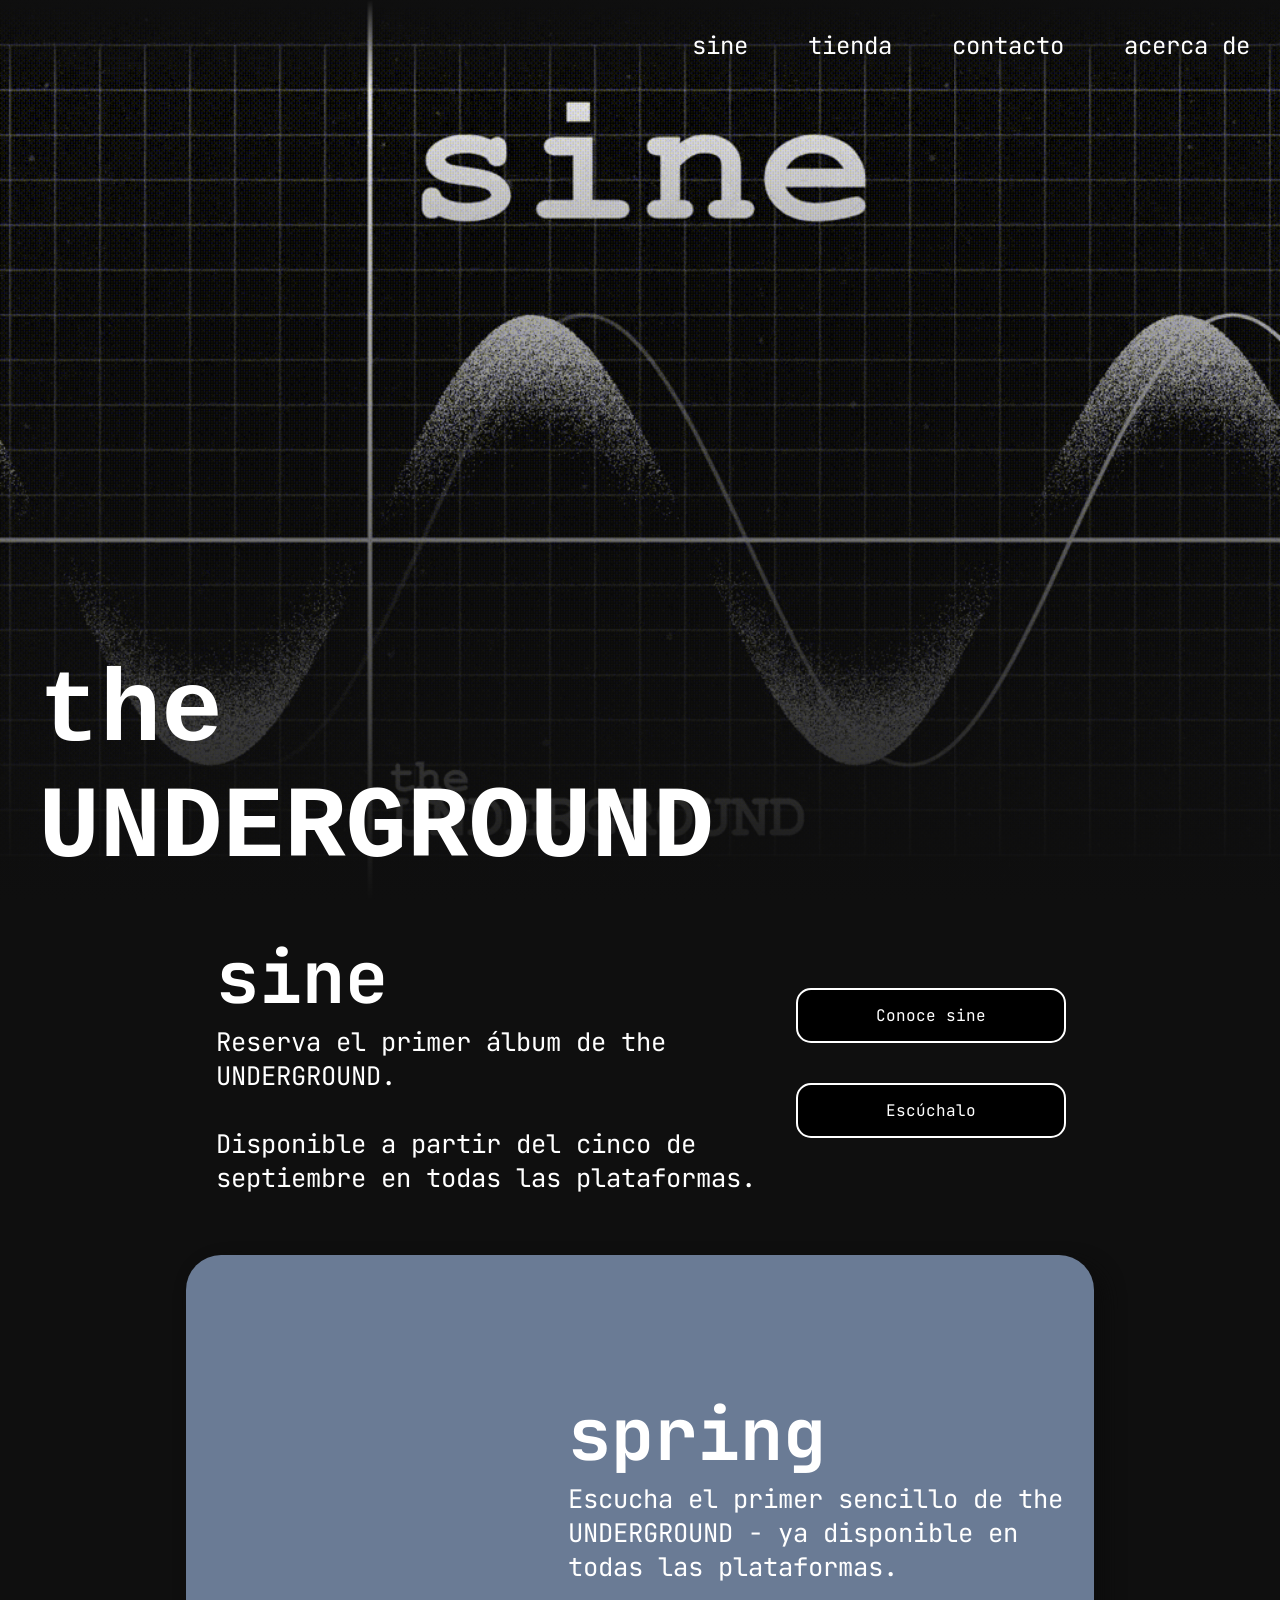
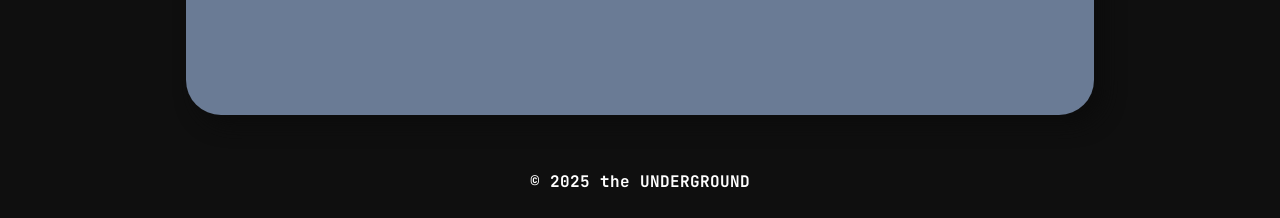
<file: index.html>
<!DOCTYPE html>
<html lang="es">
<head>
    <meta charset="UTF-8">
    <meta name="viewport" content="width=device-width, initial-scale=1.0">
    <title>the UNDERGROUND</title>
    <link rel="stylesheet" href="styles/style.css">
    <link rel="stylesheet" href="styles/index-style.css">

    <link rel="icon" type="image/png" href="media/icons/favicon-96x96.png" sizes="96x96" />
    <link rel="icon" type="image/svg+xml" href="media/icons/favicon.svg" />
    <link rel="shortcut icon" href="media/icons/favicon.ico" />
    <link rel="apple-touch-icon" sizes="180x180" href="media/icons/apple-touch-icon.png" />
    <meta name="apple-mobile-web-app-title" content="the UNDERGROUND" />
    <link rel="manifest" href="site.webmanifest" />
</head>
<body>
    <header>  
        <div class="navigation">
            <a href="sine" class="navigationItem">sine</a>
            <a href="https://theundergroundmusic.myshopify.com/" class="navigationItem">tienda</a>
            <a href="contact" class="navigationItem">contacto</a>
            <a href="about" class="navigationItem">acerca de</a>
        </div>
        
        <h1 id="title">the<br>UNDERGROUND</h1>
    </header>
    <main>
        <div class="container">
            <div class="content">
                <div class ="text-top">
                    <p class="title">
                        sine
                    </p>
                    <p class="subtitle">
                        Reserva el primer álbum de the UNDERGROUND.
                        <br>
                        <br>
                        Disponible a partir del cinco de septiembre en todas las plataformas.
                    </p>
                </div>

                <div class="margner"></div>

                <div class ="sine-buttons">
                    <a href="sine" class="button">Conoce sine</a>
                    <a href="http://ffm.to/sine" class="button">Escúchalo</a>
                </div>
            </div>
        </div>

        <div class ="container">
            <div class="content-panel">
                <iframe data-testid="embed-iframe" style="border-radius:12px" src="https://open.spotify.com/embed/album/18GAsSLIoMk7Ie0k3iqMaM?utm_source=generator" width="100%" height="400" frameborder="0" allowfullscreen="" allow="autoplay; clipboard-write; encrypted-media; fullscreen; picture-in-picture" loading="lazy"></iframe>

                <div class="margner"></div>

                <div class ="text-bottom">
                    <p class="title">
                        spring
                    </p>
                    <p class="subtitle">
                        Escucha el primer sencillo de the UNDERGROUND - ya disponible en todas las plataformas.
                    </p>
                </div>
            </div>
        </div>

        <img src="media/Background.gif" class="background" id ="background" alt="Background"/>
    </main>
    <footer>
        <p>&copy; 2025 the UNDERGROUND</p>
        <!--<a href="https://www.instagram.com/into.theunderground/" target="_blank"><img src="media\9023675_instagram_logo_fill_icon.svg" class="social-icon" alt="Icono"></a>
        <a href="https://open.spotify.com/intl-es/artist/4pxTzfbJMcDzPk0jkpYpi5" target="_blank"><img src="media\9023799_spotify_logo_fill_icon.svg" class="social-icon" alt="Icono"></a>
        <a href="https://www.tiktok.com/@intotheunderground" target="_blank"><img src="media\9023840_tiktok_logo_fill_icon.svg" class="social-icon" alt="Icono"></a>
        <a href="https://www.youtube.com/@theUNDERGROUNDbyNaiades" target="_blank"><img src="media\9024059_youtube_logo_fill_icon.svg" class="social-icon" alt="Icono"></a>-->
    </footer>
    <script src="scripts/main.js"></script>
</body>
</html>
</file>
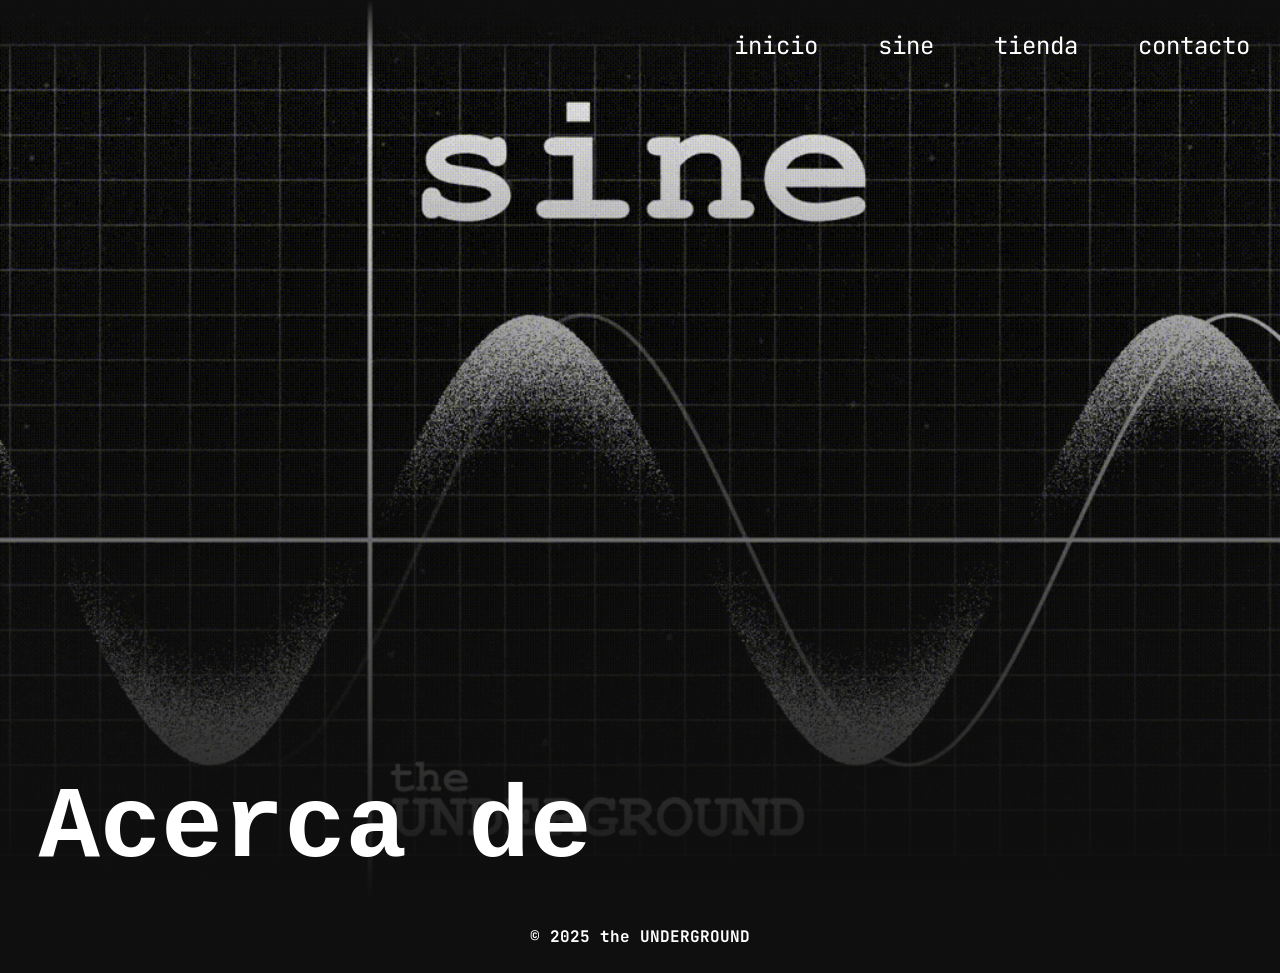
<file: about/index.html>
<!DOCTYPE html>
<html lang="es">
<head>
    <meta charset="UTF-8">
    <meta name="viewport" content="width=device-width, initial-scale=1.0">
    <title>the UNDERGROUND</title>
    <link rel="stylesheet" href="../styles/style.css">
    <link rel="stylesheet" href="styles/about-style.css">

    <link rel="icon" type="image/png" href="../media/icons/favicon-96x96.png" sizes="96x96" />
    <link rel="icon" type="image/svg+xml" href="../media/icons/favicon.svg" />
    <link rel="shortcut icon" href="../media/icons/favicon.ico" />
    <link rel="apple-touch-icon" sizes="180x180" href="../media/icons/apple-touch-icon.png" />
    <meta name="apple-mobile-web-app-title" content="the UNDERGROUND" />
    <link rel="manifest" href="../site.webmanifest" />
</head>
<body>
<header>
    <div class="navigation">
        <a href="../" class="navigationItem">inicio</a>
        <a href="../sine" class="navigationItem">sine</a>
        <a href="../https://theundergroundmusic.myshopify.com/" class="navigationItem">tienda</a>
        <a href="../contact" class="navigationItem">contacto</a>
    </div>

    <h1 id="title">Acerca de</h1>
</header>
<main>

    <img src="media/Background.gif" class="background" id ="background" alt="Background"/>
</main>
<footer>
    <p>&copy; 2025 the UNDERGROUND</p>
    <!--<a href="https://www.instagram.com/into.theunderground/" target="_blank"><img src="media\9023675_instagram_logo_fill_icon.svg" class="social-icon" alt="Icono"></a>
    <a href="https://open.spotify.com/intl-es/artist/4pxTzfbJMcDzPk0jkpYpi5" target="_blank"><img src="media\9023799_spotify_logo_fill_icon.svg" class="social-icon" alt="Icono"></a>
    <a href="https://www.tiktok.com/@intotheunderground" target="_blank"><img src="media\9023840_tiktok_logo_fill_icon.svg" class="social-icon" alt="Icono"></a>
    <a href="https://www.youtube.com/@theUNDERGROUNDbyNaiades" target="_blank"><img src="media\9024059_youtube_logo_fill_icon.svg" class="social-icon" alt="Icono"></a>-->
</footer>
<script src="../scripts/main.js"></script>
</body>
</html>
</file>
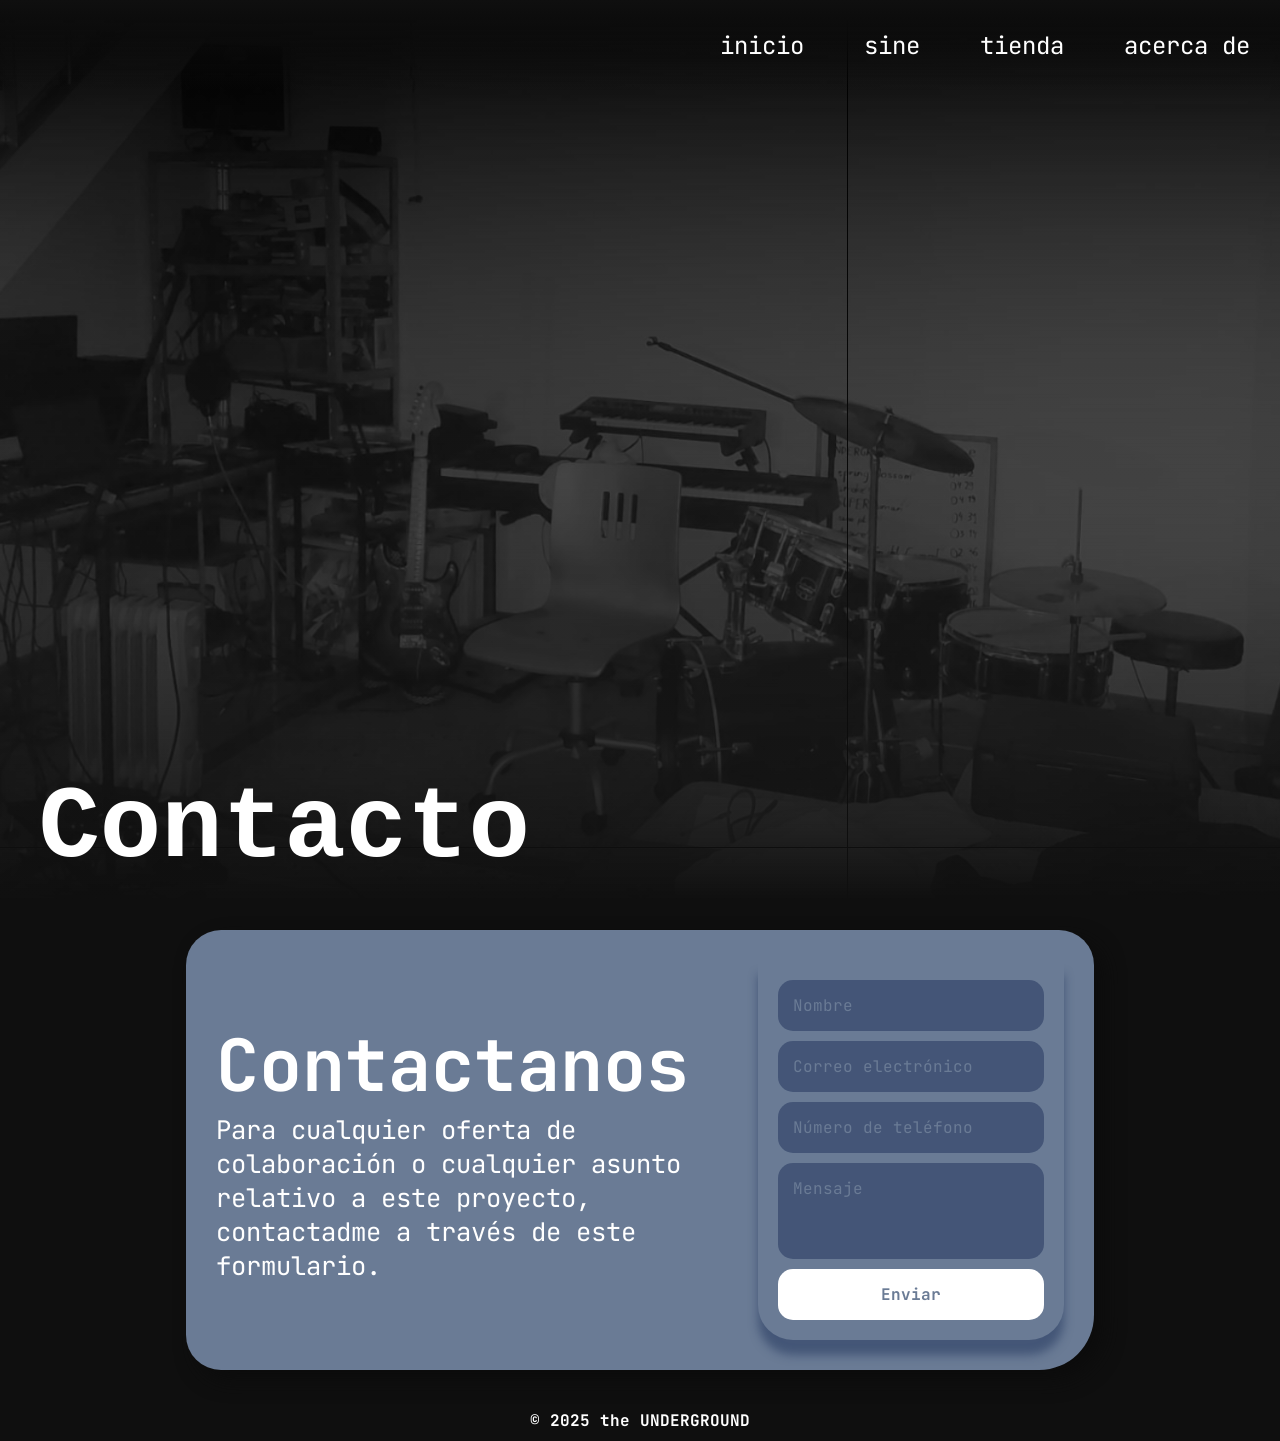
<file: contact/index.html>
<!DOCTYPE html>
<html lang="es">
<head>
    <meta charset="UTF-8">
    <meta name="viewport" content="width=device-width, initial-scale=1.0">
    <title>the UNDERGROUND</title>
    <link rel="stylesheet" href="../styles/style.css">
    <link rel="stylesheet" href="contact-style.css">

    <link rel="icon" type="image/png" href="../media/icons/favicon-96x96.png" sizes="96x96" />
    <link rel="icon" type="image/svg+xml" href="../media/icons/favicon.svg" />
    <link rel="shortcut icon" href="../media/icons/favicon.ico" />
    <link rel="apple-touch-icon" sizes="180x180" href="../media/icons/apple-touch-icon.png" />
    <meta name="apple-mobile-web-app-title" content="the UNDERGROUND" />
    <link rel="manifest" href="../site.webmanifest" />
</head>
<body>
    <header>  
        <div class="navigation">
            <a href="../" class="navigationItem">inicio</a>
            <a href="../sine" class="navigationItem">sine</a>
            <a href="https://theundergroundmusic.myshopify.com/" class="navigationItem">tienda</a>
            <a href="../about" class="navigationItem">acerca de</a>
        </div>
        
        <h1 id="title">Contacto</h1>
    </header>
    <main>
        <div class="container">
            <div class ="content-panel">

                <div class ="text-top">
                    <p class="title">
                        Contactanos
                    </p>
                    <p class="subtitle">
                        Para cualquier oferta de colaboración o cualquier
                        asunto relativo a este proyecto, contactadme a través de este formulario.
                    </p>
                </div>

                <div class="margner"></div>

                <form id="contact-form" action = "https://docs.google.com/forms/u/0/d/e/1FAIpQLSc51GxTi8mcUA9tss2z-Wzbiguv3OovtSO7kUYg7LQzzuvK_A/formResponse">
                    <input type="text" name="entry.1444736016" placeholder="Nombre" required>
                    <input type="email" name="emailAddress" placeholder="Correo electrónico" required>
                    <input type="number" name="entry.122088029" placeholder="Número de teléfono">
                    <textarea name="entry.1665219831" placeholder="Mensaje" required></textarea>

                    <button type="submit" class="submit-button">Enviar</button>
                </form>
            </div>
        </div>

        <div id="flash-message" class="flash-message"></div>

        <img src="media/BackgroundAlt.png" class="background" id="background" alt="Background"/>
    </main>
    <footer>
        <div>&copy; 2025 the UNDERGROUND</div>
        <!--<a href="https://www.instagram.com/into.theunderground/" target="_blank"><img src="media\9023675_instagram_logo_fill_icon.svg" class="social-icon" alt="Icono"></a>
        <a href="https://open.spotify.com/intl-es/artist/4pxTzfbJMcDzPk0jkpYpi5" target="_blank"><img src="media\9023799_spotify_logo_fill_icon.svg" class="social-icon" alt="Icono"></a>
        <a href="https://www.tiktok.com/@intotheunderground" target="_blank"><img src="media\9023840_tiktok_logo_fill_icon.svg" class="social-icon" alt="Icono"></a>
        <a href="https://www.youtube.com/@theUNDERGROUNDbyNaiades" target="_blank"><img src="media\9024059_youtube_logo_fill_icon.svg" class="social-icon" alt="Icono"></a>-->
    </footer>
    <script src="../scripts/main.js"></script>
</body>
</html>
</file>
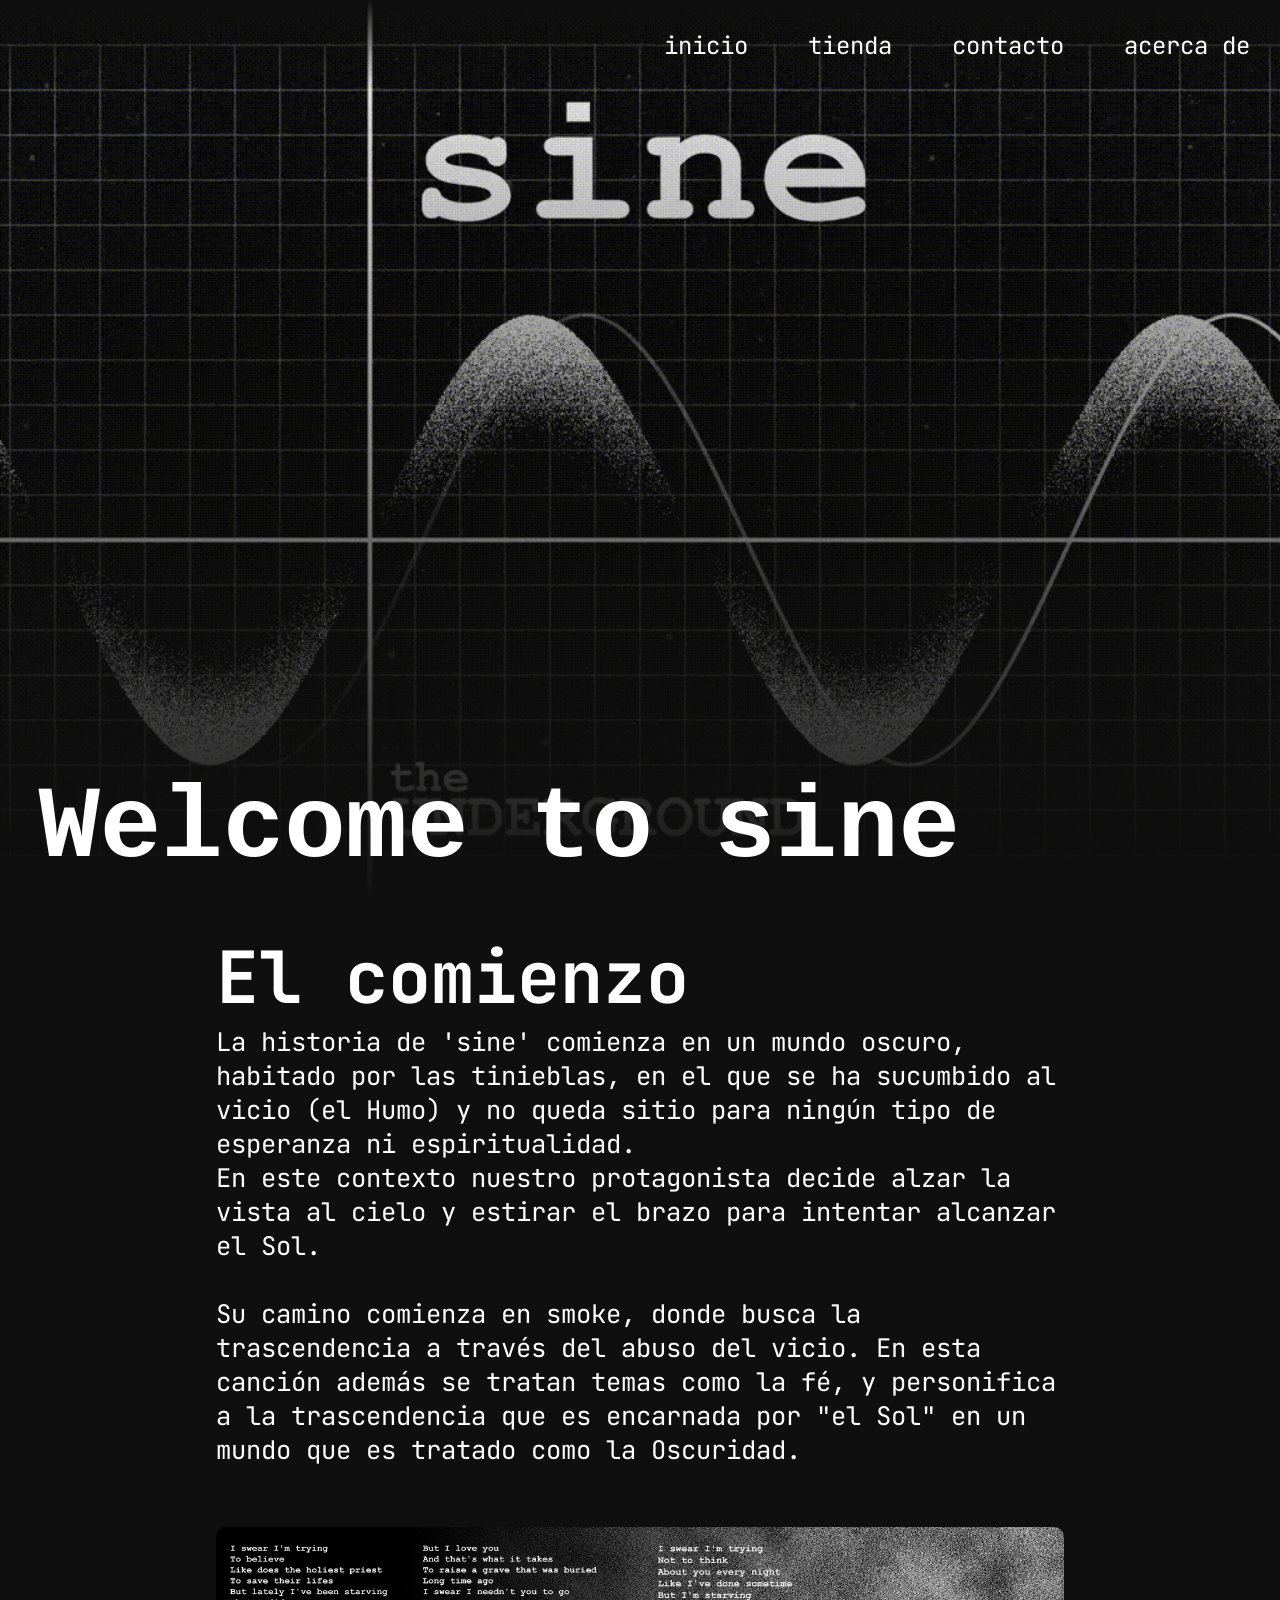
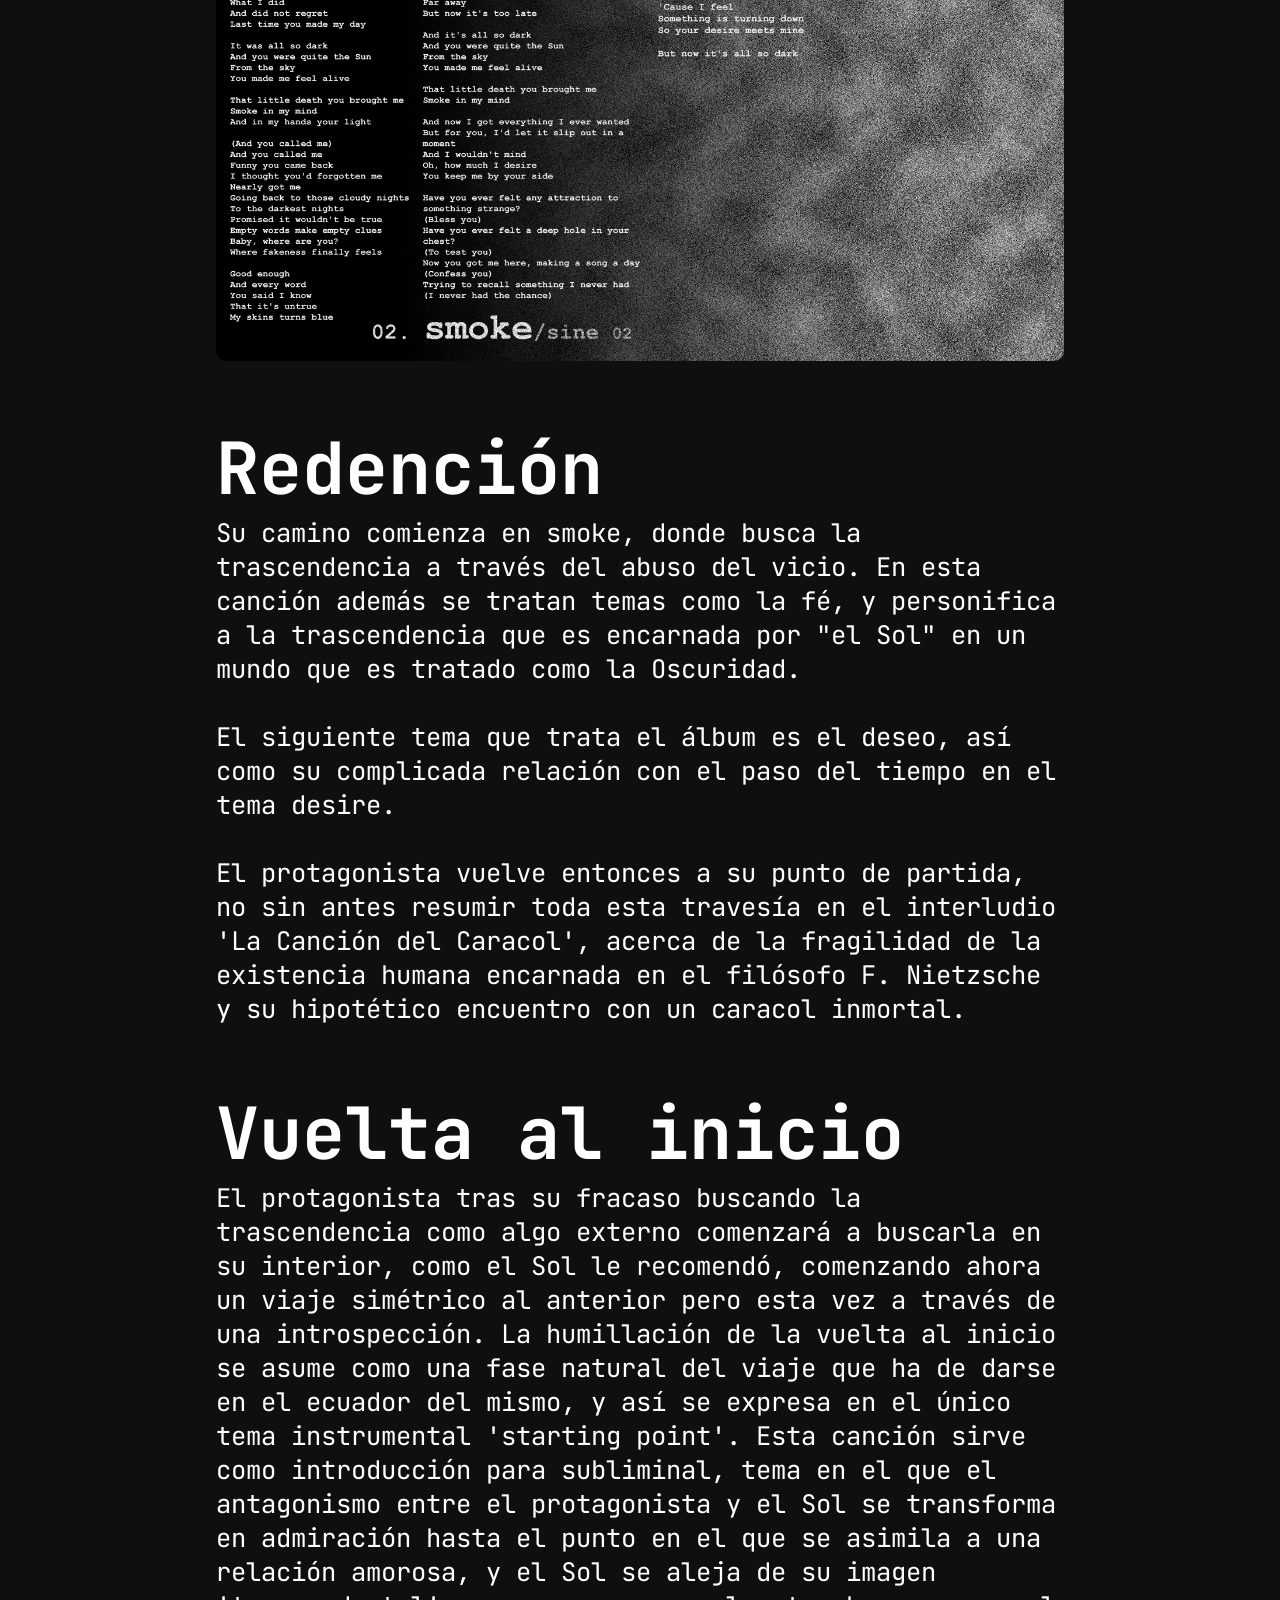
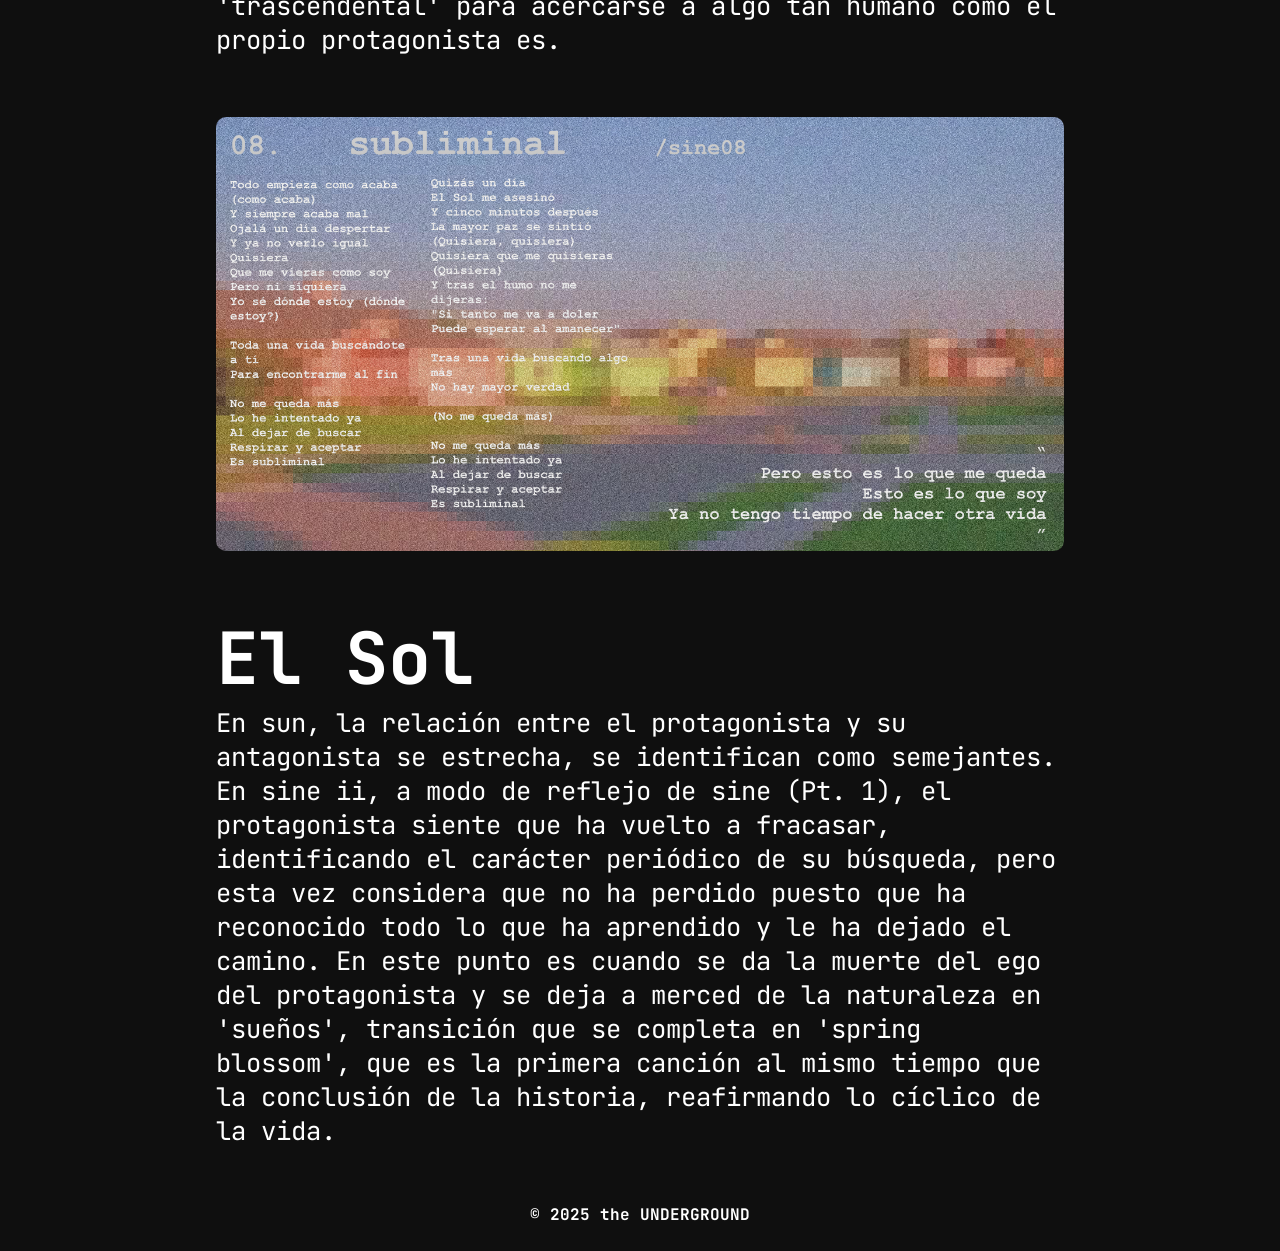
<file: sine/index.html>
<!DOCTYPE html>
<html lang="es">
<head>
    <meta charset="UTF-8">
    <meta name="viewport" content="width=device-width, initial-scale=1.0">
    <title>the UNDERGROUND</title>
    <link rel="stylesheet" href="../styles/style.css">
    <link rel="stylesheet" href="sine-style.css">

    <link rel="icon" type="image/png" href="../media/icons/favicon-96x96.png" sizes="96x96" />
    <link rel="icon" type="image/svg+xml" href="../media/icons/favicon.svg" />
    <link rel="shortcut icon" href="../media/icons/favicon.ico" />
    <link rel="apple-touch-icon" sizes="180x180" href="../media/icons/apple-touch-icon.png" />
    <meta name="apple-mobile-web-app-title" content="the UNDERGROUND" />
    <link rel="manifest" href="../site.webmanifest" />
</head>
<body>
    <header>  
        <div class="navigation">
            <a href="../" class="navigationItem">inicio</a>
            <a href="https://theundergroundmusic.myshopify.com/" class="navigationItem">tienda</a>
            <a href="../contact" class="navigationItem">contacto</a>
            <a href="../about" class="navigationItem">acerca de</a>
        </div>

        <h1 id="title">Welcome to sine</h1>
    </header>
    <main>

        <!-- El comienzo -->
        <div class ="container">
            <div class ="content">
                <div class="text">
                    <p class ="title">
                        El comienzo
                    </p>
                    <p class ="subtitle">
                        La historia de 'sine' comienza en un mundo oscuro,
                        habitado por las tinieblas, en el que se ha sucumbido al vicio (el Humo)
                        y no queda sitio para ningún tipo de esperanza ni espiritualidad.
                        <br>
                        En este contexto nuestro protagonista decide alzar la vista al cielo y
                        estirar el brazo para intentar alcanzar el Sol.
                        <br>
                        <br>
                        Su camino comienza en smoke, donde busca la trascendencia a través del abuso del vicio.
                        En esta canción además se tratan temas como la fé, y personifica a la trascendencia que es
                        encarnada por "el Sol" en un mundo que es tratado como la Oscuridad.
                    </p>
                </div>
            </div>
        </div>

        <div class ="container">
            <div class="content">
                <img src="media/2 smoke.jpg" class="image" alt="Smoke"/>
            </div>
        </div>

        <!-- Redención -->
        <div class ="container">
            <div class="content">
                <div class ="text">
                    <p class="title">
                        Redención
                    </p>
                    <p class="subtitle">
                        Su camino comienza en smoke, donde busca la trascendencia a
                        través del abuso del vicio. En esta canción además se tratan
                        temas como la fé, y personifica a la trascendencia que es
                        encarnada por "el Sol" en un mundo que es tratado como la Oscuridad.
                        <br>
                        <br>
                        El siguiente tema que trata el álbum es el deseo, así como su
                        complicada relación con el paso del tiempo en el tema desire.
                        <br>
                        <br>
                        El protagonista vuelve entonces a su punto de partida, no sin
                        antes resumir toda esta travesía en el interludio 'La Canción del
                        Caracol', acerca de la fragilidad de la existencia humana encarnada
                        en el filósofo F. Nietzsche y su hipotético encuentro con un caracol inmortal.
                    </p>
                </div>
            </div>
        </div>

        <div class="separator"></div>

        <!-- Vuelta al inicio -->
        <div class ="container">
            <div class="content">
                <div class ="text">
                    <p class ="title">
                        Vuelta al inicio
                    </p>
                    <p class ="subtitle">
                        El protagonista tras su fracaso buscando la trascendencia
                        como algo externo comenzará a buscarla en su interior, como
                        el Sol le recomendó, comenzando ahora un viaje simétrico al
                        anterior pero esta vez a través de una introspección. La
                        humillación de la vuelta al inicio se asume como una fase
                        natural del viaje que ha de darse en el ecuador del mismo,
                        y así se expresa en el único tema instrumental 'starting point'.
                        Esta canción sirve como introducción para subliminal, tema
                        en el que el antagonismo entre el protagonista y el Sol se
                        transforma en admiración hasta el punto en el que se asimila
                        a una relación amorosa, y el Sol se aleja de su imagen 'trascendental'
                        para acercarse a algo tan humano como el propio protagonista es.
                    </p>
                </div>
            </div>
        </div>

        <div class ="container">
            <div class="content">
                <img src="media/8 subliminal.jpg" class="image" alt="Subliminal"/>
            </div>
        </div>

        <!-- El sol -->
        <div class ="container">
            <div class ="content">
                <div class ="text">
                    <p class="title">
                        El Sol
                    </p>
                    <p class="subtitle">
                        En sun, la relación entre el protagonista y su
                        antagonista se estrecha, se identifican como semejantes.
                        En sine ii, a modo de reflejo de sine (Pt. 1), el
                        protagonista siente que ha vuelto a fracasar,
                        identificando el carácter periódico de su búsqueda,
                        pero esta vez considera que no ha perdido puesto que
                        ha reconocido todo lo que ha aprendido y le ha dejado
                        el camino. En este punto es cuando se da la muerte del
                        ego del protagonista y se deja a merced de la naturaleza
                        en 'sueños', transición que se completa en 'spring blossom',
                        que es la primera canción al mismo tiempo que la conclusión
                        de la historia, reafirmando lo cíclico de la vida.
                    </p>
                </div>
            </div>
        </div>

        <img src="media/Background.gif" class="background" id ="background" alt="Background"/>
    </main>
    <footer>
        <p>&copy; 2025 the UNDERGROUND</p>
        <!--<a href="https://www.instagram.com/into.theunderground/" target="_blank"><img src="media\9023675_instagram_logo_fill_icon.svg" class="social-icon" alt="Icono"></a>
        <a href="https://open.spotify.com/intl-es/artist/4pxTzfbJMcDzPk0jkpYpi5" target="_blank"><img src="media\9023799_spotify_logo_fill_icon.svg" class="social-icon" alt="Icono"></a>
        <a href="https://www.tiktok.com/@intotheunderground" target="_blank"><img src="media\9023840_tiktok_logo_fill_icon.svg" class="social-icon" alt="Icono"></a>
        <a href="https://www.youtube.com/@theUNDERGROUNDbyNaiades" target="_blank"><img src="media\9024059_youtube_logo_fill_icon.svg" class="social-icon" alt="Icono"></a>-->
    </footer>
    <script src="../scripts/main.js"></script>
</body>
</html>
</file>
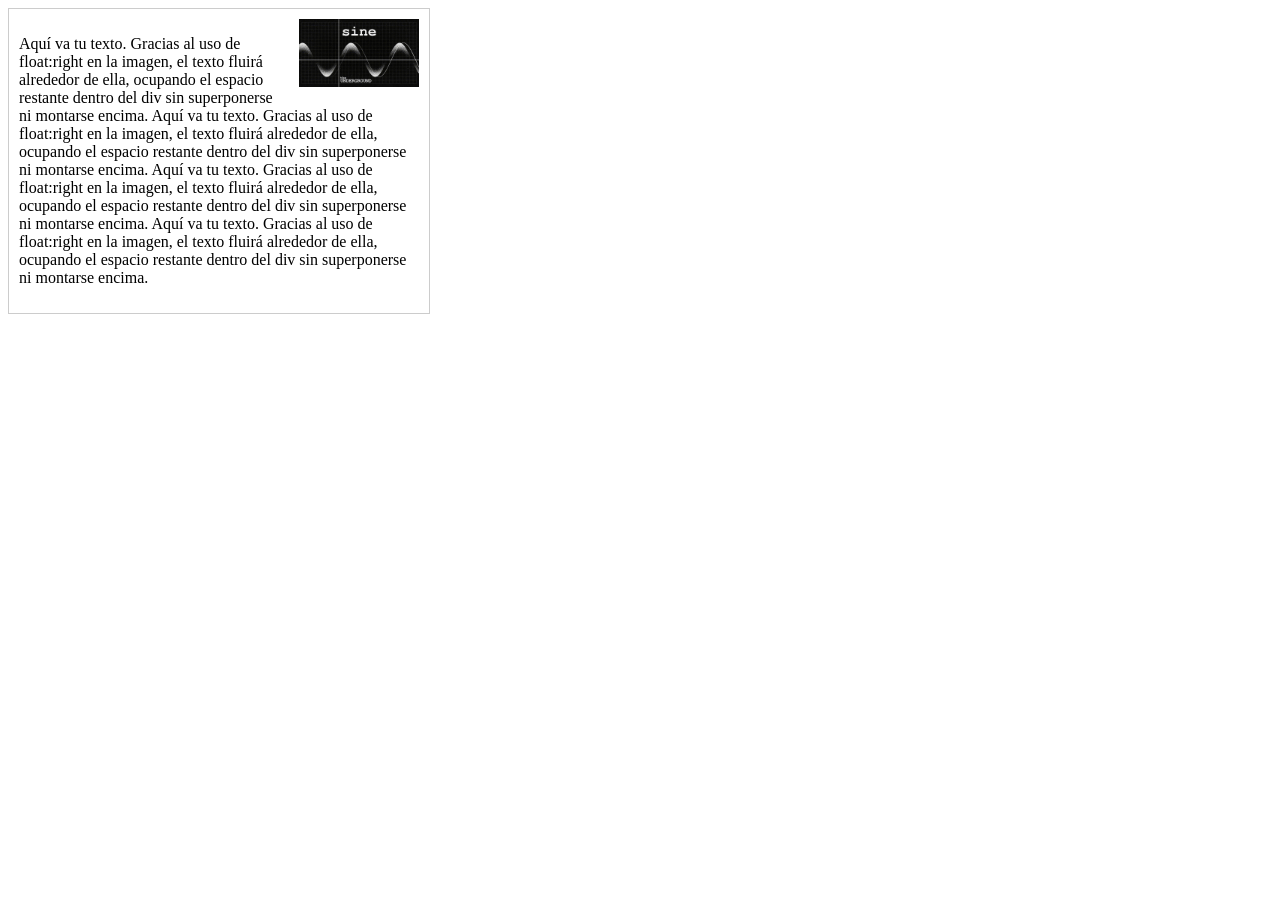
<file: Test.html>
<!DOCTYPE html>
<html lang="en">
<head>
    <meta charset="UTF-8">
    <title>Title</title>
    <style>
        .contenedor {
            width: 400px;          /* Ajusta según necesites */
            padding: 10px;
            border: 1px solid #ccc;
        }

        .imagen {
            float: right;
            width: 120px;          /* Cambia el tamaño si quieres */
            margin: 0 0 10px 10px; /* Separación respecto al texto */
        }
    </style>
</head>
<body>
<main>
    <div class="contenedor">
        <img src="media/Background.gif" class="imagen" alt="Imagen">
        <p>
            Aquí va tu texto. Gracias al uso de float:right en la imagen,
            el texto fluirá alrededor de ella, ocupando el espacio restante
            dentro del div sin superponerse ni montarse encima. Aquí va tu texto. Gracias al uso de float:right en la imagen,
            el texto fluirá alrededor de ella, ocupando el espacio restante
            dentro del div sin superponerse ni montarse encima. Aquí va tu texto. Gracias al uso de float:right en la imagen,
            el texto fluirá alrededor de ella, ocupando el espacio restante
            dentro del div sin superponerse ni montarse encima. Aquí va tu texto. Gracias al uso de float:right en la imagen,
            el texto fluirá alrededor de ella, ocupando el espacio restante
            dentro del div sin superponerse ni montarse encima.
        </p>
</main>
</body>
</html>
</file>
<file: styles/style.css>
@import url('https://fonts.googleapis.com/css2?family=JetBrains+Mono:ital,wght@0,100..800;1,100..800&display=swap');

html {
    overflow-x: hidden;
}

body {
    font-family: 'JetBrains Mono', Icons;
    color: white;
    margin: 0px;
    background-color: #000000;
    overflow-x: hidden;
}

header {
    height: 100vh;
    background: linear-gradient(to bottom, transparent, #0f0f0f);
    display: flex;
    flex-direction: column;
    justify-content: space-between;
}

h1{
    padding-bottom: 1vw;
    padding-left: 3vw;
    padding-right: 3vw;
    margin: 0;
    color: #ffffff;
    font-weight: bold;
    font-family: 'Courier New', Courier, monospace;
    transition: 0.5s cubic-bezier(0, 0, 0.25, 1);
    will-change: transform;
}

.title{
    font-size: clamp(0rem, 6vw, 4.5rem);
    font-weight: bolder;
    margin: 0;
}

.subtitle{
    font-size: clamp(0rem, 5vw, 1.6rem);
    margin: 0;
}

.container{
    position: relative;
    display: flex;
    justify-content: center;
    background-color: #0f0f0f;
}

.content{
    display: flex;
    padding: 30px;
}


.content-panel{
    display: flex;
    background-color: #6a7b95;
    box-shadow: 10px 10px 20px 0 #0c0c0c;
    padding: 30px;
    margin: 30px;
    border-radius: 35px;
}

.navigation {
    display: flex;
    width: 100%;
    font-size: 150%;
    background: linear-gradient(to top, transparent, #0f0f0f);
}

.navigationItem {
    text-decoration: none;
    color : #ffffff;
    display: flex;
    align-items: center;
    transition: .3s;
}

.navigationItem:hover {
    transform: scale(1.1);
}

footer {
    background: #0f0f0f;
    color: #ffffff;
    text-align: center;
    padding: 10px 0;
    font-weight: bold;
}

.social-icon {
    width: 30px;
    height: 30px;
    margin-right: 10px;
    margin-left: 10px;
    filter: invert(1) brightness(2);
}

.background {
    position: fixed;
    top: 0;
    width: 100vw;
    height: 100vh;
    object-fit: cover;
    z-index: -1;
    will-change: transform, filter;
}

.image{
    border-radius: 10px;
    width: 100%;
}

@media (max-width: 968px) {
    .content, .content-panel{
        flex-direction: column;
    }
    h1{
        font-size: 14vw;
        align-self: center;
    }
    .navigation {
        flex-direction: column;
        justify-content: space-evenly;
        align-items: flex-end;
        height: 50%;
    }
    .navigationItem {
        margin: 0 40px 0 0;
        padding: 30px 0 30px 0;
    }
    .margner{
        margin-bottom: 30px;
    }
}
@media (min-width: 968px) {
    .content, .content-panel{
        flex-direction: row;
        align-items: center;
        max-width: 848px;
    }
    h1{
        font-size: 8vw;
        align-self: flex-start;
    }
    .navigation {
        justify-content: flex-end;
        height: 10%;
    }
    .navigationItem {
        margin: 0 30px 0 30px;
    }
    .margner{
        margin-right: 30px;
    }
}
</file>
<file: styles/index-style.css>
.sine-buttons{
    display: flex;
    flex-direction: column;
    justify-content: center;
    align-items: center;
}

.button{
    background-color: #000000;
    border: 2px solid #ffffff;
    color: #ffffff;
    padding: 15px 0;
    text-align: center;
    text-decoration: none;
    font-size: 16px;
    margin: 20px 0 20px 0;
    width: 100%;
    border-radius: 15px;
    transition: 0.2s cubic-bezier(0, 0.5, 0.5, 1);
}

.button:hover {
    color : #000000;
    background-color: #ffffff;
}

@media (max-width: 968px) {
    .sine-buttons{
        width: 100%;
    }
}
@media (min-width: 968px) {
    .sine-buttons{
        width: 500px;
    }
}
</file>
<file: about/styles/about-style.css>
@media (max-width: 768px) {
}
@media (min-width: 768px) {
}
</file>
<file: contact/contact-style.css>
#contact-form{
    display: flex;
    flex-direction: column;
    background-color: #6a7b95;
    padding: 20px;
    border-radius: 0 0 35px 35px;
    box-shadow: 0px 15px 10px #1e315a80;
}

input, textarea {
    padding: 15px;
    border-radius: 15px;
    border: none;
    background: #1e315a80;
    color: #fff;
    font-size: 1rem;
    transition: 0.3s;
    margin-bottom: 10px;
    font-family: 'JetBrains Mono', Icons;
    resize: none;
    overflow: hidden;
}
input::placeholder, textarea::placeholder {
    font-family: 'JetBrains Mono', Icons;
    color:#6a7b95;
}

input[type=number]::-webkit-inner-spin-button,
input[type=number]::-webkit-outer-spin-button {
  -webkit-appearance: none;
  margin: 0;
}

/*input[type=number] {
  -moz-appearance: textfield;
}*/

.submit-button {
    background: #ffffff;
    color: #6a7b95;
    padding: 15px;
    font-size: 1rem;
    font-weight: bold;
    border: none;
    border-radius: 15px;
    cursor: pointer;
    transition: 0.3s;
    font-family: 'JetBrains Mono', Icons;
}

.submit-button:hover {
    background: #1e315a80;
    color: #ffffff;
}

.flash-message {
    position: fixed;
    bottom: 20px;
    right: 20px;
    background: #222;
    color: #fff;
    padding: 12px 20px;
    border-radius: 8px;
    box-shadow: 0 4px 10px rgba(0,0,0,0.3);
    opacity: 0;
    transform: translateY(20px);
    transition: opacity 0.5s ease, transform 0.5s ease;
    z-index: 9999;
    pointer-events: none; /* no bloquea clics */
    font-family: sans-serif;
}

.flash-message.show {
    opacity: 1;
    transform: translateY(0);
}

@media (max-width: 968px) {
    .content-panel{
        border-radius: 35px 35px 55px 55px;
    }
}
@media (min-width: 968px) {
    .content-panel{
        border-radius: 35px 35px 55px 35px;
    }
}
</file>
<file: sine/sine-style.css>
@media (max-width: 968px) {

}
@media (min-width: 968px) {

}
</file>
